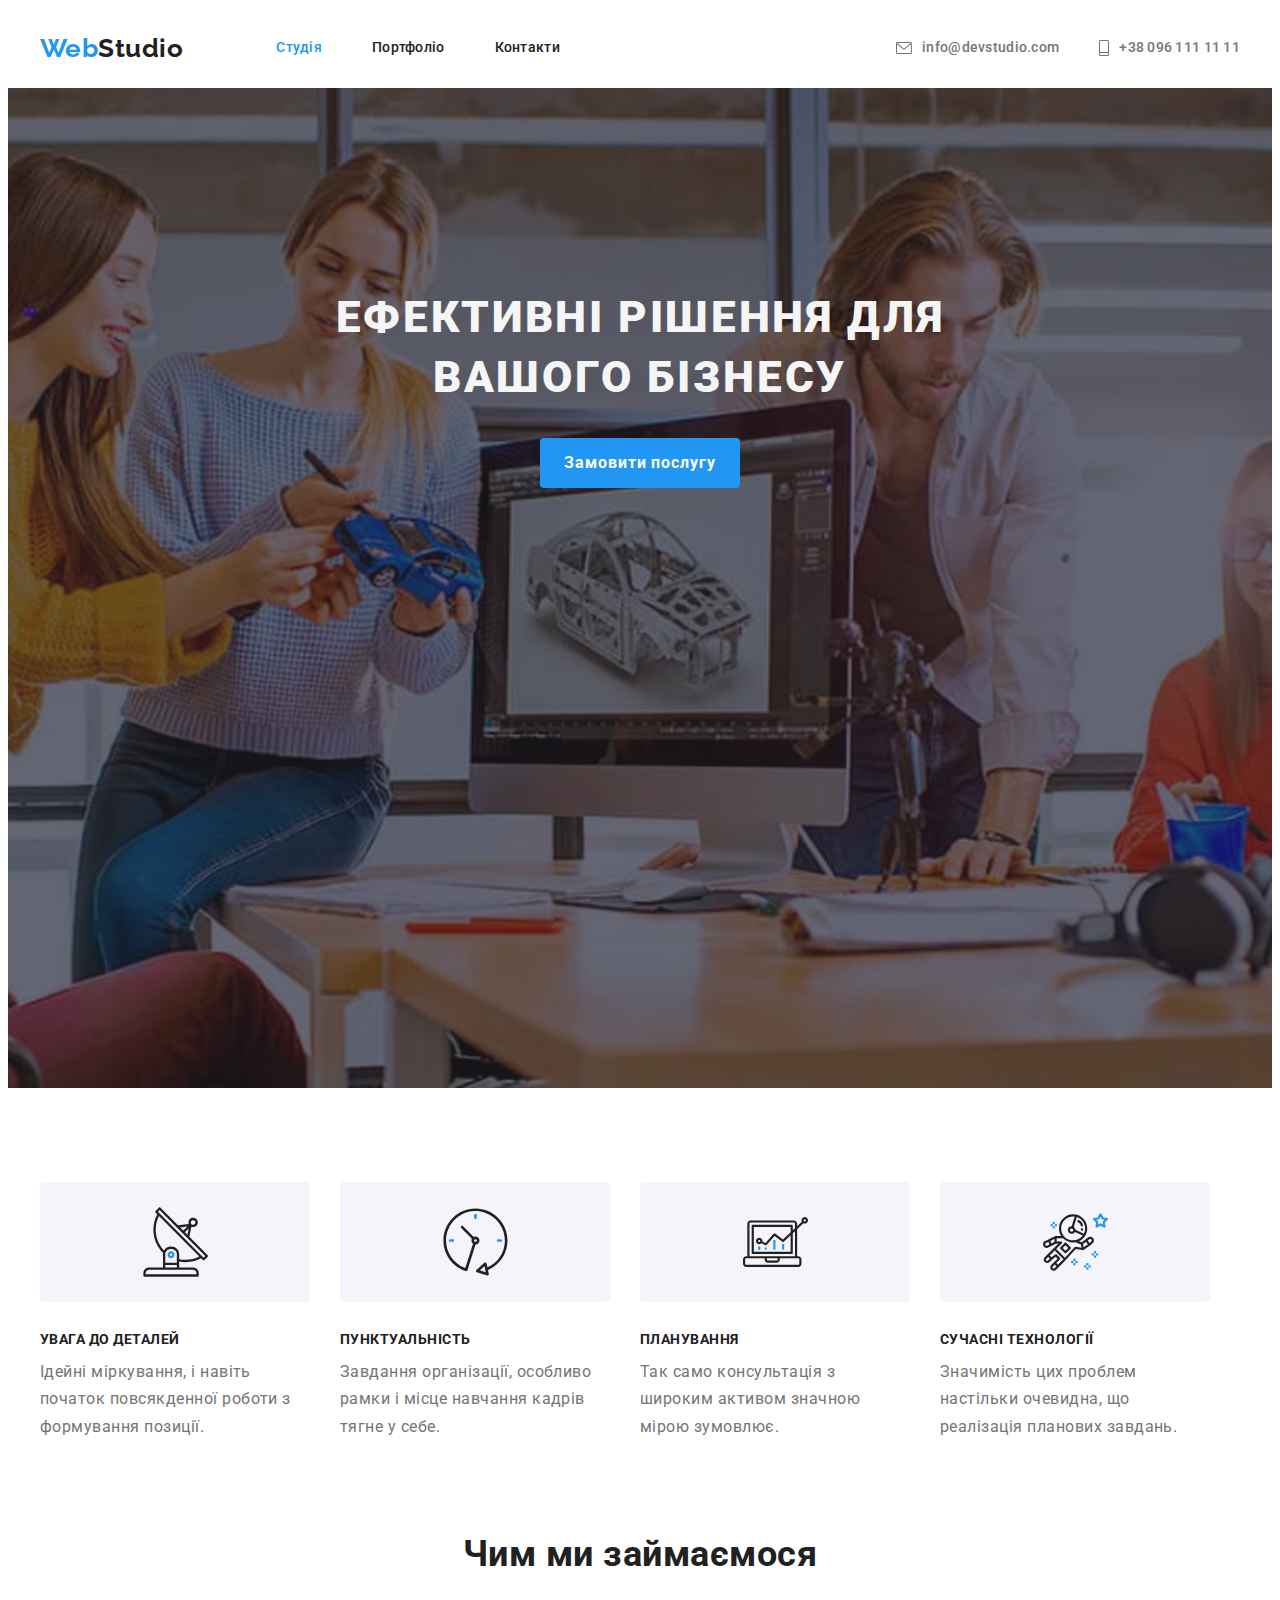
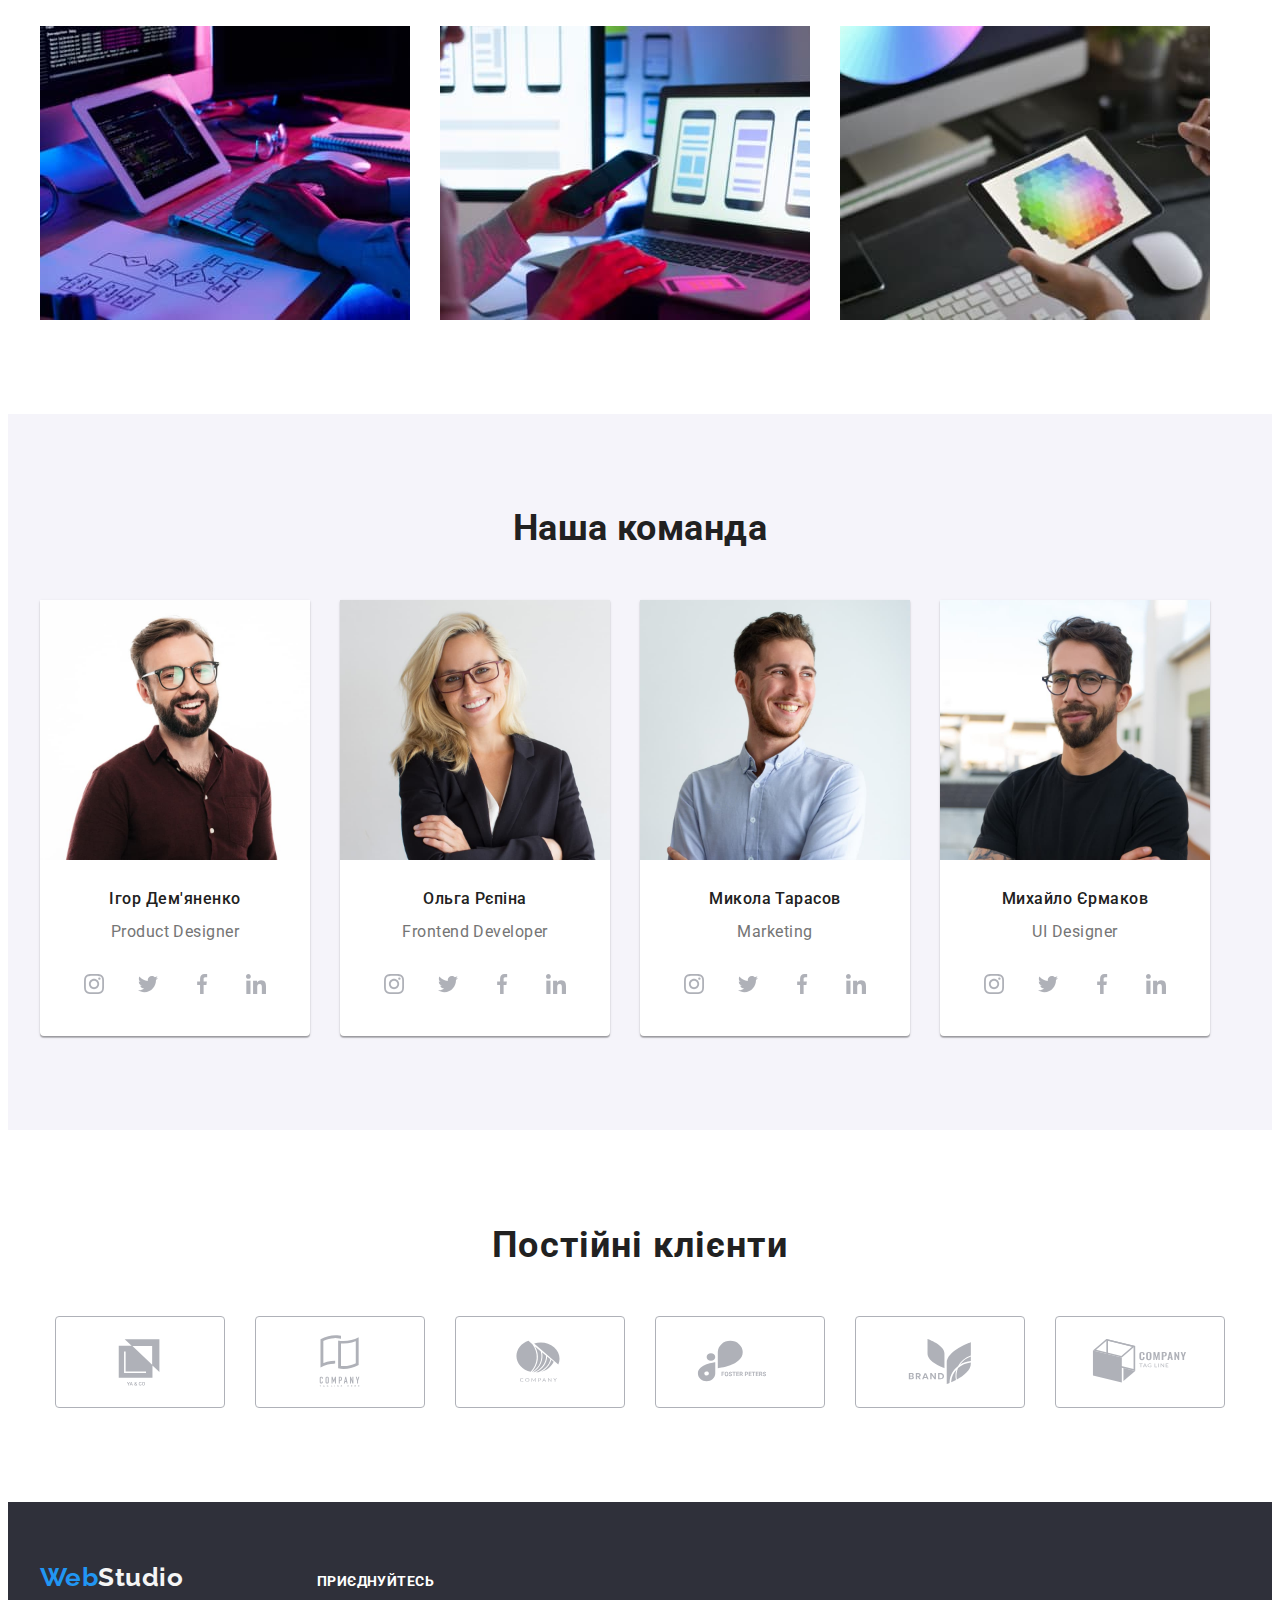
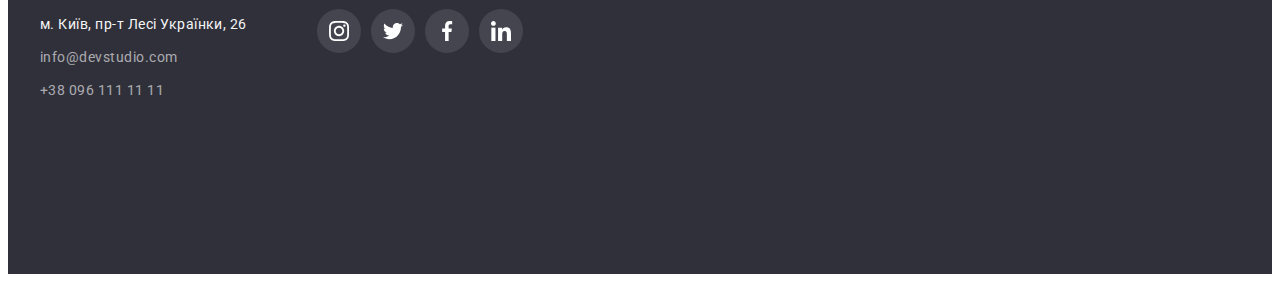
<file: index.html>
<!DOCTYPE html>
<html lang="uk">

<head>
    <meta charset="UTF-8">
    <meta http-equiv="X-UA-Compatible" content="IE=edge">
    <meta name="viewport" content="width=device-width, initial-scale=1.0">
    <title>Document</title>
    <link rel="preconnect" href="https://fonts.googleapis.com">
    <link rel="preconnect" href="https://fonts.gstatic.com" crossorigin>
    <link
        href="https://fonts.googleapis.com/css2?family=Raleway:wght@700&family=Roboto:wght@400;500;700;900&display=swap"
        rel="stylesheet">
    <link rel="stylesheet" href="https://cdnjs.cloudflare.com/ajax/libs/modern-normalize/1.1.0/modern-normalize.min.css"
        integrity="sha512-wpPYUAdjBVSE4KJnH1VR1HeZfpl1ub8YT/NKx4PuQ5NmX2tKuGu6U/JRp5y+Y8XG2tV+wKQpNHVUX03MfMFn9Q=="
        crossorigin="anonymous" referrerpolicy="no-referrer" />
    <link rel="stylesheet" href="./css/style.css">

</head>

<body class="page">
    <header>
        <div class="container main-nav">
            <a href="index.html" class="logo"><span class="logo-style">Web</span>Studio</a>
            <nav>
                <ul class="site-nav list">
                    <li class="item"><a href="./studio.html" class="link current">Студія</a></li>
                    <li class="item"><a href="./portfolio.html" class="link">Портфоліо</a></li>
                    <li class="item"><a href="index.html" class="link">Контакти</a></li>
                </ul>
            </nav>
            <ul class="auth-nav list">
                <li class="items">
                    <a href="mailto:example@mail.ua" class="mail-info">
                        <svg class="icon-mail" width="16px" height="12px">
                            <use href="./images/icons.svg/icons.svg#icon-envelope-hover"></use>
                        </svg>
                        info@devstudio.com
                    </a>
                </li>
                <li class="items"><a href="tel:+380961111111">
                        <svg class="icon-mail" width="10px" height="16px">
                            <use href="./images/icons.svg/icons.svg#icon-vector"></use>
                        </svg>
                        +38 096 111 11 11
                    </a>
                </li>
            </ul>
        </div>
    </header>
    <main>
        <section class="hero">
            <div class="container">
                <h1 class="hero-title">Ефективні рішення для <br /> вашого бізнесу</h1>
                <button class="btn" type="button">Замовити послугу</button>
            </div>
        </section>
        <section class="section no-padding-bottom">
            <div class="container">
                <h2 class="visually-hidden">Наші переваги</h2>
                <ul class="feature-list">
                    <li class="feature-item">
                        <div class="feature-svg">
                            <svg class="icon-feature" width="65px" height="70px">
                                <use href="./images/icons.svg/icons.svg#icon-Group-akt"></use>
                            </svg>
                        </div>
                        <h3 class="title">УВАГА ДО ДЕТАЛЕЙ</h3>
                        <p class="text">Ідейні міркування, і навіть початок повсякденної роботи з формування
                            позиції.</p>
                    </li>
                    <li class="feature-item">
                        <div class="feature-svg">
                            <svg class="icon-feature" width="67px" height="70px">
                                <use href="./images/icons.svg/icons.svg#icon-clock-akt"></use>
                            </svg>
                        </div>
                        <h3 class="title">ПУНКТУАЛЬНІСТЬ</h3>
                        <p class="text">Завдання організації, особливо рамки і місце навчання кадрів тягне у себе.
                        </p>
                    </li>
                    <li class="feature-item">
                        <div class="feature-svg">
                            <svg class="icon-feature" width="65px" height="70px">
                                <use href="./images/icons.svg/icons.svg#icon-computer-akt"></use>
                            </svg>
                        </div>
                        <h3 class="title">ПЛАНУВАННЯ</h3>
                        <p class="text">Так само консультація з широким активом значною мірою зумовлює.</p>
                    </li>
                    <li class="feature-item">
                        <div class="feature-svg">
                            <svg class="icon-feature" width="65px" height="70px">
                                <use href="./images/icons.svg/icons.svg#icon-astronaut"></use>
                            </svg>
                        </div>
                        <h3 class="title">СУЧАСНІ ТЕХНОЛОГІЇ</h3>
                        <p class="text">Значимість цих проблем настільки очевидна, що реалізація планових завдань.</p>
                    </li>
                </ul>
            </div>
        </section>
        <section class="section">
            <div class="container">
                <h2 class="section-title-work">Чим ми займаємося</h2>
                <ul class="imeg-work">
                    <li class="foto-work">
                        <img src="./images/img1.jpg" alt="Додатки" width="370" height="294">
                    </li>
                    <li class="foto-work">
                        <img src="./images/img2.jpg" alt="Мобільні аплікації" width="370" height="294">
                    </li>
                    <li class="foto-work">
                        <img src="./images/img3.jpg" alt="Дизайн" width="370" height="294">
                    </li>
                </ul>
            </div>
        </section>
        <section class="team section">
            <div class="container">
                <h2 class="section-title-team">Наша команда</h2>
                <ul class="work-team">
                    <li class="work-list-item">
                        <img src="./images/img4.jpg" alt="Имя" width="270" height="260">
                        <div class="team-desc">
                            <h3 class="subtitle">Ігор Дем'яненко</h3>
                            <p class="text">Product Designer</p>
                            <ul class="ikon-team-list">
                                <li class="icon-team-desc">
                                    <a href="#" class="ikon-soc-link-link">
                                        <svg class="icon-feature-team" width="20px" height="20px">
                                            <use href="./images/icons.svg/icons.svg#icon-instagram"></use>
                                        </svg>
                                    </a>
                                </li>
                                <li class="icon-team-desc">
                                    <a href="#" class="ikon-soc-link-link">
                                        <svg class="icon-feature-team" width="20px" height="20px">
                                            <use href="./images/icons.svg/icons.svg#icon-twitter"></use>
                                        </svg>
                                    </a>
                                </li>
                                <li class="icon-team-desc">
                                    <a href="#" class="ikon-soc-link-link">
                                        <svg class="icon-feature-team" width="20px" height="20px">
                                            <use href="./images/icons.svg/icons.svg#icon-facebook"></use>
                                        </svg>
                                    </a>
                                </li>
                                <li class="icon-team-desc"><a href="#" class="ikon-soc-link-link">
                                        <svg class="icon-feature-team" width="20px" height="20px">
                                            <use href="./images/icons.svg/icons.svg#icon-linkedin"></use>
                                        </svg>
                                    </a>
                                </li>
                            </ul>
                        </div>
                    </li>
                    <li class="work-list-item">

                        <img src="./images/img5.jpg" alt="Имя" width="270" height="260">
                        <div class="team-desc">
                            <h3 class="subtitle">Ольга Рєпіна</h3>
                            <p class="text">Frontend Developer</p>

                            <ul class="ikon-team-list">
                                <li class="icon-team-desc">
                                    <a href="#" class="ikon-soc-link-link">
                                        <svg class="icon-feature-team" width="20px" height="20px">
                                            <use href="./images/icons.svg/icons.svg#icon-instagram"></use>
                                        </svg>
                                    </a>
                                </li>
                                <li class="icon-team-desc">
                                    <a href="#" class="ikon-soc-link-link">
                                        <svg class="icon-feature-team" width="20px" height="20px">
                                            <use href="./images/icons.svg/icons.svg#icon-twitter"></use>
                                        </svg>
                                    </a>
                                </li>
                                <li class="icon-team-desc">
                                    <a href="#" class="ikon-soc-link-link">
                                        <svg class="icon-feature-team" width="20px" height="20px">
                                            <use href="./images/icons.svg/icons.svg#icon-facebook"></use>
                                        </svg>
                                    </a>
                                </li>
                                <li class="icon-team-desc"><a href="#" class="ikon-soc-link-link">
                                        <svg class="icon-feature-team" width="20px" height="20px">
                                            <use href="./images/icons.svg/icons.svg#icon-linkedin"></use>
                                        </svg>
                                    </a>
                                </li>
                            </ul>
                        </div>
                    </li>
                    <li class="work-list-item">
                        <img src="./images/img6.jpg" alt="Имя" width="270" height="260">
                        <div class="team-desc">
                            <h3 class="subtitle">Микола Тарасов</h3>
                            <p class="text">Marketing</p>

                            <ul class="ikon-team-list">
                                <li class="icon-team-desc">
                                    <a href="#" class="ikon-soc-link-link">
                                        <svg class="icon-feature-team" width="20px" height="20px">
                                            <use href="./images/icons.svg/icons.svg#icon-instagram"></use>
                                        </svg>
                                    </a>
                                </li>
                                <li class="icon-team-desc">
                                    <a href="#" class="ikon-soc-link-link">
                                        <svg class="icon-feature-team" width="20px" height="20px">
                                            <use href="./images/icons.svg/icons.svg#icon-twitter"></use>
                                        </svg>
                                    </a>
                                </li>
                                <li class="icon-team-desc">
                                    <a href="#" class="ikon-soc-link-link">
                                        <svg class="icon-feature-team" width="20px" height="20px">
                                            <use href="./images/icons.svg/icons.svg#icon-facebook"></use>
                                        </svg>
                                    </a>
                                </li>
                                <li class="icon-team-desc"><a href="#" class="ikon-soc-link-link">
                                        <svg class="icon-feature-team" width="20px" height="20px">
                                            <use href="./images/icons.svg/icons.svg#icon-linkedin"></use>
                                        </svg>
                                    </a>
                                </li>
                            </ul>
                        </div>
                    </li>
                    <li class="work-list-item">
                        <img src="./images/img7.jpg" alt="Имя" width="270" height="260">
                        <div class="team-desc">
                            <h3 class="subtitle">Михайло Єрмаков</h3>
                            <p class="text">UI Designer</p>

                            <ul class="ikon-team-list">
                                <li class="icon-team-desc">
                                    <a href="#" class="ikon-soc-link-link">
                                        <svg class="icon-feature-team" width="20px" height="20px">
                                            <use href="./images/icons.svg/icons.svg#icon-instagram"></use>
                                        </svg>
                                    </a>
                                </li>
                                <li class="icon-team-desc">
                                    <a href="#" class="ikon-soc-link-link">
                                        <svg class="icon-feature-team" width="20px" height="20px">
                                            <use href="./images/icons.svg/icons.svg#icon-twitter"></use>
                                        </svg>
                                    </a>
                                </li>
                                <li class="icon-team-desc">
                                    <a href="#" class="ikon-soc-link-link">
                                        <svg class="icon-feature-team" width="20px" height="20px">
                                            <use href="./images/icons.svg/icons.svg#icon-facebook"></use>
                                        </svg>
                                    </a>
                                </li>
                                <li class="icon-team-desc"><a href="#" class="ikon-soc-link-link">
                                        <svg class="icon-feature-team" width="20px" height="20px">
                                            <use href="./images/icons.svg/icons.svg#icon-linkedin"></use>
                                        </svg>
                                    </a>
                                </li>
                            </ul>
                        </div>
                    </li>
                </ul>
            </div>
        </section>
        <section class="section">
            <div class="container">
                <h2 class="clients">Постійні клієнти</h2>
                <ul class="clients-list">
                    <li class="clients-item">
                        <a href="##" class="clients-svg">
                            <svg class="icon-clients" width="106px" height="60px">
                                <use href="./images/icons.svg/icons.svg#icon-logo-cam1"></use>
                            </svg>
                        </a>
                    </li>
                    <li class="clients-item">
                        <a href="##" class="clients-svg">
                            <svg class="icon-clients" width="106px" height="60px">
                                <use href="./images/icons.svg/icons.svg#icon-logo-cam2"></use>
                            </svg>
                        </a>
                    </li>
                    <li class="clients-item">
                        <a href="##" class="clients-svg">
                            <svg class="icon-clients" width="106px" height="60px">
                                <use href="./images/icons.svg/icons.svg#icon-logo-cam3"></use>
                            </svg>
                        </a>
                    </li>
                    <li class="clients-item">
                        <a href="##" class="clients-svg">
                            <svg class="icon-clients" width="106px" height="60px">
                                <use href="./images/icons.svg/icons.svg#icon-logo-cam4"></use>
                            </svg>
                        </a>
                    </li>
                    <li class="clients-item">
                        <a href="##" class="clients-svg">
                            <svg class="icon-clients" width="106px" height="60px">
                                <use href="./images/icons.svg/icons.svg#icon-logo-cam5"></use>
                            </svg>
                        </a>
                    </li>
                    <li class="clients-item">
                        <a href="##" class="clients-svg">
                            <svg class="icon-clients" width="106px" height="60px">
                                <use href="./images/icons.svg/icons.svg#icon-logo-cam6"></use>
                            </svg>
                        </a>
                    </li>
                </ul>
            </div>
        </section>
    </main>
    <footer class="page-footer">
        <div class="container footer">
            <div class="footer-grup">
                <a href="index.html" class="logo-color"><span class="logo-style">Web</span>Studio</a>
                <address>
                    <ul class="adress-list">
                        <li class="fotter-social-list"><a href="" class="footer-adress">м. Київ, пр-т Лесі Українки,
                                26</a>
                        </li>
                        <li class="fotter-social-list"><a href="mailto:info@devstudio.com"
                                class="footer-socials">info@devstudio.com</a></li>
                        <li class="fotter-social-list"><a href="tel:+380961111111" class="footer-socials">+38 096 111 11
                                11</a>
                        </li>
                    </ul>
                </address>
            </div>
            <div class="footer-icon">
                <p class="footer-icon-text">Приєднуйтесь</p>
                <ul class="footer-soc-list">
                    <li class="footer-icon-desc">
                        <a href="#" class="footer-soc-link-link">
                            <svg class="icon-feature-team" width="20px" height="20px">
                                <use href="./images/icons.svg/icons.svg#icon-instagram"></use>
                            </svg>
                        </a>
                    </li>
                    <li class="footer-icon-desc">
                        <a href="#" class="footer-soc-link-link">
                            <svg class="icon-feature-team" width="20px" height="20px">
                                <use href="./images/icons.svg/icons.svg#icon-twitter"></use>
                            </svg>
                        </a>
                    </li>
                    <li class="footer-icon-desc">
                        <a href="#" class="footer-soc-link-link">
                            <svg class="icon-feature-team" width="20px" height="20px">
                                <use href="./images/icons.svg/icons.svg#icon-facebook"></use>
                            </svg>
                        </a>
                    </li>
                    <li class="footer-icon-desc">
                        <a href="#" class="footer-soc-link-link">
                            <svg class="icon-feature-team" width="20px" height="20px">
                                <use href="./images/icons.svg/icons.svg#icon-linkedin"></use>
                            </svg>
                        </a>
                    </li>
                </ul>
            </div>
        </div>
    </footer>


</body>

</html>
</file>
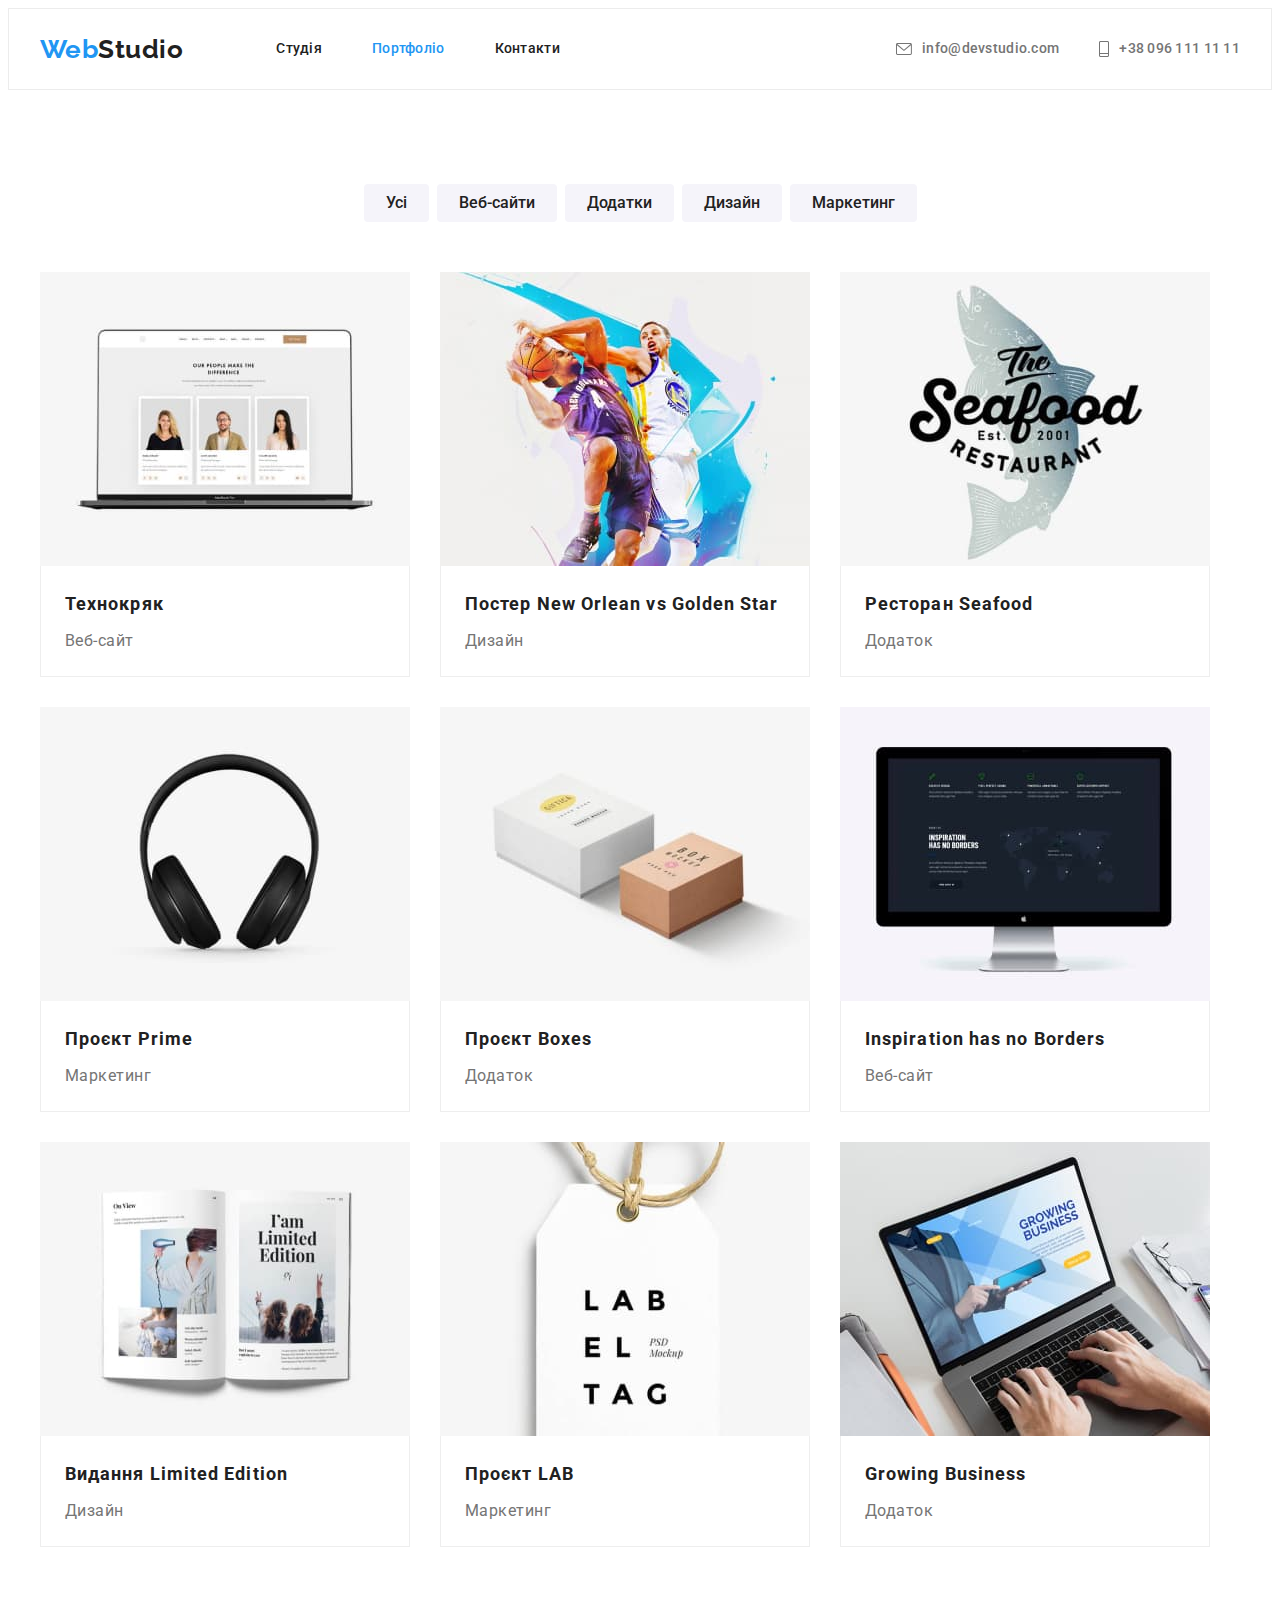
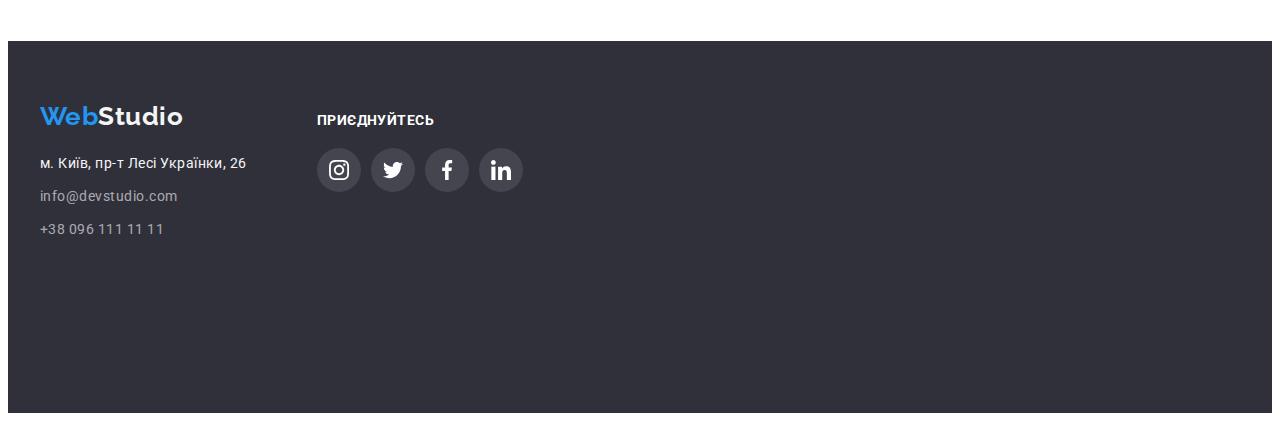
<file: portfolio.html>
<!DOCTYPE html>
<html lang="uk">

<head>
    <meta charset="UTF-8">
    <meta http-equiv="X-UA-Compatible" content="IE=edge">
    <meta name="viewport" content="width=device-width, initial-scale=1.0">
    <title>Document</title>
    <link rel="preconnect" href="https://fonts.googleapis.com">
    <link rel="preconnect" href="https://fonts.gstatic.com" crossorigin>
    <link
        href="https://fonts.googleapis.com/css2?family=Raleway:wght@700&family=Roboto:wght@400;500;700;900&display=swap"
        rel="stylesheet">
    <link rel="stylesheet" href="https://cdnjs.cloudflare.com/ajax/libs/modern-normalize/1.1.0/modern-normalize.min.css"
        integrity="sha512-wpPYUAdjBVSE4KJnH1VR1HeZfpl1ub8YT/NKx4PuQ5NmX2tKuGu6U/JRp5y+Y8XG2tV+wKQpNHVUX03MfMFn9Q=="
        crossorigin="anonymous" referrerpolicy="no-referrer" />
    <link rel="stylesheet" href="./css/style.css">

</head>

<body class="page">
    <header class="page-header">
        <div class="container main-nav">
            <a href="index.html" class="logo"><span class="logo-style">Web</span>Studio</a>
            <nav>
                <ul class="site-nav list">
                    <li class="item"><a href="./studio.html" class="link">Студія</a></li>
                    <li class="item"><a href="./portfolio.html" class="link current">Портфоліо</a></li>
                    <li class="item"><a href="index.html" class="link">Контакти</a></li>
                </ul>
            </nav>
            <ul class="auth-nav list">
                <li class="items">
                    <a href="mailto:example@mail.ua" class="mail-info">
                        <svg class="icon-mail" width="16px" height="12px">
                            <use href="./images/icons.svg/icons.svg#icon-envelope-hover"></use>
                        </svg>
                        info@devstudio.com
                    </a>
                </li>
                <li class="items"><a href="tel:+380961111111">
                        <svg class="icon-mail" width="10px" height="16px">
                            <use href="./images/icons.svg/icons.svg#icon-vector"></use>
                        </svg>
                        +38 096 111 11 11
                    </a>
                </li>
            </ul>
        </div>
    </header>
    <main>
        <section class="section">
            <div class="container">
                <h1 class="visually-hidden">Page content Portfilo</h1>
                <ul class="button-items">
                    <li class="button-port"><button class="filter-button" type="button">Усі</button></li>
                    <li class="button-port"><button class="filter-button" type="button">Веб-сайти</button></li>
                    <li class="button-port"><button class="filter-button" type="button">Додатки</button></li>
                    <li class="button-port"><button class="filter-button" type="button">Дизайн</button></li>
                    <li class="button-port"><button class="filter-button" type="button">Маркетинг</button></li>
                </ul>
                <ul class="portfolio-list">
                    <li class="portfolio-item">
                        <a href="#" class="portfolio-link link">
                            <img class="portfolio-inf" src="./images/img8.jpg" alt="Технокряк" width="370" height="294">
                            <div class="portfolio-desc">
                                <h2 class="subject">Технокряк</h2>
                                <p class="portfolio-text">Веб-сайт</p>
                            </div>
                        </a>

                    </li>
                    <li class="portfolio-item">
                        <a href="#" class="portfolio-link link">
                            <img class="portfolio-inf" src="./images/img9.jpg" alt="Постер New Orlean vs Golden Star"
                                width="370" height="294">
                            <div class="portfolio-desc">
                                <h2 class="subject">Постер New Orlean vs Golden Star</h2>
                                <p class="portfolio-text">Дизайн</p>
                            </div>
                        </a>
                    </li>
                    <li class="portfolio-item">
                        <a href="#" class="portfolio-link link">
                            <img class="portfolio-inf" src="./images/img10.jpg" alt="Ресторан Seafood" width="370"
                                height="294">
                            <div class="portfolio-desc">
                                <h2 class="subject">Ресторан Seafood</h2>
                                <p class="portfolio-text">Додаток</p>
                            </div>
                        </a>
                    </li>
                    <li class="portfolio-item">
                        <a href="#" class="portfolio-link link">
                            <img class="portfolio-inf" src="./images/img11.jpg" alt="Проєкт Prime" width="370"
                                height="294">

                            <div class="portfolio-desc">
                                <h2 class="subject">Проєкт Prime</h2>
                                <p class="portfolio-text">Маркетинг</p>
                            </div>
                        </a>
                    </li>
                    <li class="portfolio-item">
                        <a href="#" class="portfolio-link link">
                            <img class="portfolio-inf" src="./images/img12.jpg" alt="Проєкт Boxes" width="370"
                                height="294">

                            <div class="portfolio-desc">
                                <h2 class="subject">Проєкт Boxes</h2>
                                <p class="portfolio-text">Додаток</p>
                            </div>
                        </a>
                    </li>
                    <li class="portfolio-item">
                        <a href="#" class="portfolio-link link">
                            <img class="portfolio-inf" src="./images/img13.jpg" alt="Inspiration has no Borders"
                                width="370" height="294">

                            <div class="portfolio-desc">
                                <h2 class="subject">Inspiration has no Borders</h2>
                                <p class="portfolio-text">Веб-сайт</p>
                            </div>
                        </a>
                    </li>
                    <li class="portfolio-item">
                        <a href="#" class="portfolio-link link">
                            <img class="portfolio-inf" src="./images/img14.jpg" alt="Видання Limited Edition"
                                width="370" height="294">


                            <div class="portfolio-desc">
                                <h2 class="subject">Видання Limited Edition</h2>
                                <p class="portfolio-text">Дизайн</p>
                            </div>
                        </a>
                    </li>
                    <li class="portfolio-item">
                        <a href="#" class="portfolio-link link">
                            <img class="portfolio-inf" src="./images/img15.jpg" alt="Проєкт LAB" width="370"
                                height="294">

                            <div class="portfolio-desc">
                                <h2 class="subject">Проєкт LAB</h2>
                                <p class="portfolio-text">Маркетинг</p>
                            </div>
                        </a>
                    </li>
                    <li class="portfolio-item">
                        <a href="#" class="portfolio-link link">
                            <img class="portfolio-inf" src="./images/img16.jpg" alt="Growing Business" width="370"
                                height="294">

                            <div class="portfolio-desc">
                                <h2 class="subject">Growing Business</h2>
                                <p class="portfolio-text">Додаток</p>
                            </div>
                        </a>
                    </li>
                </ul>
            </div>
        </section>
    </main>
    <footer class="page-footer">
        <div class="container footer">
            <div class="footer-grup">
                <a href="index.html" class="logo-color"><span class="logo-style">Web</span>Studio</a>
                <address>
                    <ul class="adress-list">
                        <li class="fotter-social-list"><a href="" class="footer-adress">м. Київ, пр-т Лесі Українки,
                                26</a>
                        </li>
                        <li class="fotter-social-list"><a href="mailto:info@devstudio.com"
                                class="footer-socials">info@devstudio.com</a></li>
                        <li class="fotter-social-list"><a href="tel:+380961111111" class="footer-socials">+38 096 111 11
                                11</a>
                        </li>
                    </ul>
                </address>
            </div>
            <div class="footer-icon">
                <p class="footer-icon-text">Приєднуйтесь</p>
                <ul class="footer-soc-list">
                    <li class="footer-icon-desc">
                        <a href="#" class="footer-soc-link-link">
                            <svg class="icon-feature-team" width="20px" height="20px">
                                <use href="./images/icons.svg/icons.svg#icon-instagram"></use>
                            </svg>
                        </a>
                    </li>
                    <li class="footer-icon-desc">
                        <a href="#" class="footer-soc-link-link">
                            <svg class="icon-feature-team" width="20px" height="20px">
                                <use href="./images/icons.svg/icons.svg#icon-twitter"></use>
                            </svg>
                        </a>
                    </li>
                    <li class="footer-icon-desc">
                        <a href="#" class="footer-soc-link-link">
                            <svg class="icon-feature-team" width="20px" height="20px">
                                <use href="./images/icons.svg/icons.svg#icon-facebook"></use>
                            </svg>
                        </a>
                    </li>
                    <li class="footer-icon-desc">
                        <a href="#" class="footer-soc-link-link">
                            <svg class="icon-feature-team" width="20px" height="20px">
                                <use href="./images/icons.svg/icons.svg#icon-linkedin"></use>
                            </svg>
                        </a>
                    </li>
                </ul>
            </div>
        </div>
    </footer>
</body>

</html>
</file>
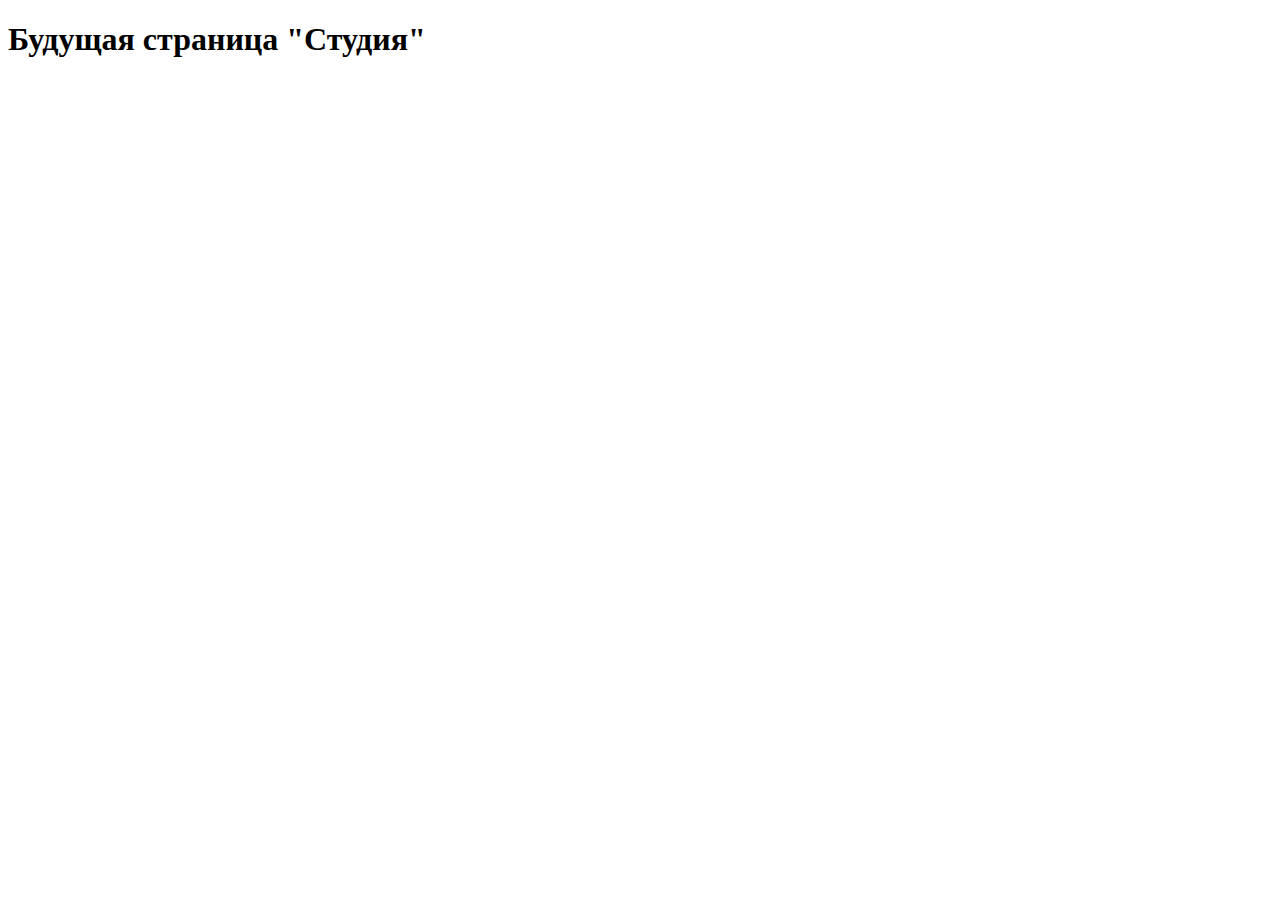
<file: studio.html>
<!DOCTYPE html>
<html lang="en">

<head>
    <meta charset="UTF-8">
    <meta http-equiv="X-UA-Compatible" content="IE=edge">
    <meta name="viewport" content="width=device-width, initial-scale=1.0">
    <title>Document</title>
</head>

<body>
    <h1>Будущая страница "Студия"</h1>
</body>

</html>
</file>
<file: css/style.css>
body {
  color: #757575;
  background-color: #ffffff;

  font-family: Roboto, sans-serif;
  letter-spacing: 0.03em;
}

ul {
  list-style: none;
}

:root {
  --primary-text-color: #757575;
  --title-text-color: #212121;
  --accent-color: #2196f3;
  --background-body: #f5f5f5;
  --footer-backgraund: #2f303a;
  --backgraund-section: #f5f4fa;
  --hover-focus-color: #188ce8;
}

p,
h1,
h2,
h3,
h4,
h5,
h6 {
  margin: 0px;
}

ul {
  margin: 0px;
  padding-left: 0px;
}

.container {
  width: 1200px;
  padding: 0px 15px;
  margin: 0 auto;
}

img {
  display: block;
}

.section {
  padding: 94px;
}

/* вторичный основоного текста #212121 */

/* основной цвет текста #757575; */

/*акцент #2196F3 */

/* цвет фона #F5F5F5; */

/* шапка -  белый #FFFFFF; */

/* вторичный (наша команда) #F5F4FA */

/* вторичный цвет фона (тёмный) #2F303A; */

.section {
  padding: 94px 0px;
}

.list {
  list-style: none;
}

.page-header {
  border: 1px solid #ececec;
}

.main-nav {
  display: flex;
  align-items: center;
}

.logo {
  color: var(--title-text-color);
  font-family: Raleway;

  font-weight: 700;
  font-size: 26px;
  line-height: 1.19;
  text-decoration: none;

  display: flex;
  align-items: center;
}

.logo-style {
  color: var(--accent-color);
}

.site-nav a {
  color: var(--title-text-color);

  font-weight: 500;
  font-size: 14px;
  line-height: 1.14;
  letter-spacing: 0.02em;
  text-decoration: none;

  display: block;
  padding: 32px 0;
}

.site-nav :hover,
.site-nav :focus,
.site-nav :active {
  color: var(--accent-color);
}

.site-nav {
  display: flex;
  margin-left: 93px;
}

.site-nav .item {
  display: block;
  margin-right: 50px;
}

.site-nav .item:last-child {
  margin-right: 0;
}

.site-nav .list {
  cursor: pointer;
}

.site-nav .link.current {
  color: var(--accent-color);
}

.auth-nav {
  display: flex;
  margin-left: auto;
}

.auth-nav .items {
  display: block;
  padding-top: 32px;
  padding-bottom: 32px;
  margin-right: 40px;
}

.auth-nav .items:last-child {
  margin-right: 0;
}

.auth-nav a {
  color: var(--primary-text-color);

  font-weight: 500;
  font-size: 14px;
  line-height: 1.14;
  letter-spacing: 0.02em;
  text-decoration: none;

  display: flex;
  align-items: center;
}

.auth-nav :hover,
.auth-nav :focus {
  color: var(--accent-color);
}

/*Кнопки конверт и телефон*/

.icon-mail {
  margin-right: 10px;
  justify-content: center;
  align-items: center;
  fill: currentColor;
}

/* Секция герой */

.hero {
  text-align: center;
  padding: 200px 0;
  max-width: 1600px;
  min-height: 600px;
  margin-left: auto;
  margin-right: auto;
  background-image: linear-gradient(rgba(47, 48, 58, 0.4), rgba(47, 48, 58, 0.4)),
    url('../images/img17.jpg');
  background-repeat: no-repeat;
  background-size: cover;
  background-position: center;
}

.hero-title {
  color: var(--background-body);

  font-weight: 900;
  font-size: 44px;
  line-height: 1.36;

  text-align: center;
  letter-spacing: 0.06em;
  text-transform: uppercase;

  margin-bottom: 30px;
}

.btn {
  color: #ffffff;
  background: var(--accent-color);
  cursor: pointer;
  border-radius: 4px;

  font-family: 'Roboto', sans-serif;
  font-style: normal;
  font-weight: 700;
  font-size: 16px;
  line-height: 1.88;
  letter-spacing: 0.06em;

  display: block;
  margin: 0 auto;
  padding: 10px 24px;
  border: none;
}

.btn:hover,
.btn:focus {
  background: var(--hover-focus-color);
}

/* Иконки Переваг */

.feature-svg {
  width: 270px;
  height: 120px;

  background: #f5f4fa;
  border-radius: 4px;

  display: flex;
  align-items: center;
  justify-content: center;
  margin-bottom: 30px;
}

/* Секция переваг */

.no-padding-bottom {
  padding-bottom: 0;
}

.feature-list {
  display: flex;
  gap: 30px;
}

.feature-item {
  flex-basis: calc(100% / 4 - 30px);
}

.feature-list .title {
  color: var(--title-text-color);

  font-weight: 700;
  font-size: 14px;
  line-height: 1.14;
  text-transform: uppercase;
}

.title {
  margin-bottom: 10px;
}

.text {
  color: var(--primary-text-color);

  font-weight: 400;
  font-size: 16px;
  line-height: 1.71;

  margin-top: 10px;
}

/* Секция работа */

.section-title-work {
  color: var(--title-text-color);

  font-weight: 700;
  font-size: 36px;
  line-height: 1.16;
  text-align: center;

  margin-bottom: 50px;
}

.imeg-work {
  display: flex;
  flex-wrap: wrap;
}

.imeg-work .foto-work {
  margin-right: 30px;
}

.imeg-work .foto-work:nth-child(3n) {
  margin-right: 0;
}

/* Секция Команда */

.section-title-team {
  color: var(--title-text-color);

  font-weight: 700;
  font-size: 36px;
  line-height: 1.16;
  text-align: center;
  margin-bottom: 50px;
}

.work-team {
  display: flex;
}

.work-list-item {
  margin-right: 30px;
  text-align: center;

  box-shadow: 0px 1px 3px rgba(0, 0, 0, 0.12), 0px 1px 1px rgba(0, 0, 0, 0.14),
    0px 2px 1px rgba(0, 0, 0, 0.2);
  border-radius: 0px 0px 4px 4px;
}

.work-list-item:last-child {
  margin-right: 0;
}

.team-desc {
  padding: 30px 0;
}

.subtitle {
  color: var(--title-text-color);

  font-family: 'Roboto';
  font-style: normal;
  font-weight: 500;
  font-size: 16px;
  line-height: 1.18;
  margin-bottom: 10px;
}

.team {
  background-color: var(--backgraund-section);
}

.work-list-item {
  background: #ffffff;
}

.ikon-team-list {
  margin-top: 16px;

  display: flex;
  justify-content: center;
  align-items: center;
}

.icon-team-desc {
  width: 44px;
  height: 44px;
  border-radius: 50%;
}

.icon-team-desc:not(:last-child) {
  margin-right: 10px;
}

.ikon-soc-link-link {
  width: 100%;
  height: 100%;
  background-color: (var(--background-body));
  display: flex;
  justify-content: center;
  align-items: center;
  border-radius: 50%;
}

.ikon-soc-link-link {
  color: #afb1b8;
}

.icon-feature-team {
  fill: currentColor;
}

.ikon-soc-link-link:hover {
  background-color: var(--accent-color);
  color: #ffffff;
}

/* Секция Клиенты */

.clients {
  font-weight: 700;
  font-size: 36px;
  line-height: 42px;
  text-align: center;
  letter-spacing: 0.03em;

  color: #212121;

  margin-bottom: 50px;
}

.clients-svg {
  box-sizing: border-box;

  width: 170px;
  height: 92px;

  border: 1px solid #afb1b8;
  border-radius: 4px;

  display: flex;
  align-items: center;
  justify-content: center;
}

.clients-list {
  display: flex;
  align-items: center;
  justify-content: center;
}

.clients-item:not(:last-child) {
  margin-right: 30px;
}

.clients-svg {
  color: #afb1b8;
}

.icon-clients {
  fill: currentColor;
}

.clients-svg:hover,
.clients-svg:focus {
  background-color: #ffffff;
  color: var(--accent-color);
  border-color: var(--accent-color);
}

/* Футер */

.page-footer {
  padding: 200px 0;
  max-width: 1600px;
  min-height: 252px;
  margin-left: auto;
  margin-right: auto;

  background: var(--footer-backgraund);

  padding: 60px 0;
}

.logo-color {
  color: var(--background-body);
  font-family: Raleway;

  font-weight: 700;
  font-size: 26px;
  line-height: 1.19;
  text-decoration: none;
  margin-bottom: 20px;

  display: inline-block;
}

.footer-socials {
  color: rgba(255, 255, 255, 0.6);
  background: var(--footer-backgraund);

  font-family: 'Roboto';
  font-style: normal;
  font-weight: 400;
  font-size: 14px;
  line-height: 1.71;
  text-decoration: none;
}

.fotter-social-list:not(:last-child) {
  margin-bottom: 9px;
}

.footer-adress {
  color: var(--background-body);
  background: var(--footer-backgraund);

  font-family: 'Roboto';
  font-style: normal;
  font-weight: 400;
  font-size: 14px;
  line-height: 1.71;
  text-decoration: none;
}

.fotter-social-list :hover,
.fotter-social-list :focus {
  color: var(--accent-color);
}

/* Футер иконки */

.container.footer {
  display: flex;
  align-items: baseline;
}

.footer-grup {
  display: inline-block;
}

.footer-icon {
  display: inline-block;
  margin-left: 70px;
}

.footer-icon-text {
  font-family: 'Roboto';
  font-style: normal;
  font-weight: 700;
  font-size: 14px;
  line-height: 16px;
  letter-spacing: 0.03em;
  text-transform: uppercase;

  color: #ffffff;

  justify-content: center;
  align-items: center;

  margin-bottom: 20px;
}

.footer-soc-list {
  display: flex;
  justify-content: center;
  align-items: center;
}

.footer-icon-desc {
  width: 44px;
  height: 44px;
  border-radius: 50%;
}

.footer-icon-desc:not(:last-child) {
  margin-right: 10px;
}

.footer-soc-link-link {
  width: 100%;
  height: 100%;
  background-color: (var(--background-body));
  display: flex;
  justify-content: center;
  align-items: center;
  border-radius: 50%;
}

.footer-soc-link-link {
  color: #ffffff;
  background-color: rgba(255, 255, 255, 0.1);
}

.icon-feature-team {
  fill: currentColor;
}

.footer-soc-link-link:hover {
  background-color: var(--accent-color);
  color: #ffffff;
}
/* Кнопки портфолио*/

.button-items {
  display: flex;
  justify-content: center;
  margin-bottom: 50px;
}

.filter-button {
  color: var(--title-text-color);
  background: var(--backgraund-section);
  cursor: pointer;
  border-radius: 4px;
  border: none;

  font-family: 'Roboto', sans-serif;
  font-style: normal;
  font-weight: 500;
  font-size: 16px;
  line-height: 1.62;

  padding: 6px 22px;
}

.button-port :hover,
.button-port :focus {
  color: var(--background-body);
  background: var(--accent-color);
  box-shadow: 0px 3px 1px rgba(0, 0, 0, 0.1), 0px 1px 2px rgba(0, 0, 0, 0.08),
    0px 2px 2px rgba(0, 0, 0, 0.12);
}

.button-port {
  margin-right: 8px;
}

.button-port:last-child {
  margin-right: 0;
}

/* Портфолио карточки */

.portfolio-list {
  display: flex;
  flex-wrap: wrap;
}

.portfolio-item {
  margin-right: 30px;
  margin-bottom: 30px;
  flex-basis: calc(100% / 3 - 60px);
}

.portfolio-item:nth-child(3n) {
  margin-right: 0;
}

.portfolio-item:nth-last-child(-n + 3) {
  margin-bottom: 0;
}

.portfolio-desc {
  border: 1px solid #eeeeee;
  border-top: none;
  padding: 20px 24px;
}

.portfolio-link.link {
  display: block;
  text-decoration: none;
}

.portfolio-link:hover {
  box-shadow: 0px 3px 1px rgba(0, 0, 0, 0.1), 0px 1px 2px rgba(0, 0, 0, 0.08),
    0px 2px 2px rgba(0, 0, 0, 0.12);
}

.subject {
  color: var(--title-text-color);

  font-family: 'Roboto';
  font-style: normal;
  font-weight: 700;
  font-size: 18px;
  line-height: 2;
  letter-spacing: 0.06em;

  margin-bottom: 4px;
}

.visually-hidden {
  position: absolute;
  width: 1px;
  height: 1px;
  margin: -1px;
  border: 0;
  padding: 0;
  white-space: nowrap;
  clip-path: inset(100%);
  clip: rect(0 0 0 0);
  overflow: hidden;
}

.portfolio-text {
  color: var(--primary-text-color);

  font-size: 16px;
  line-height: 1.88;
  letter-spacing: 0.03em;
}
</file>
